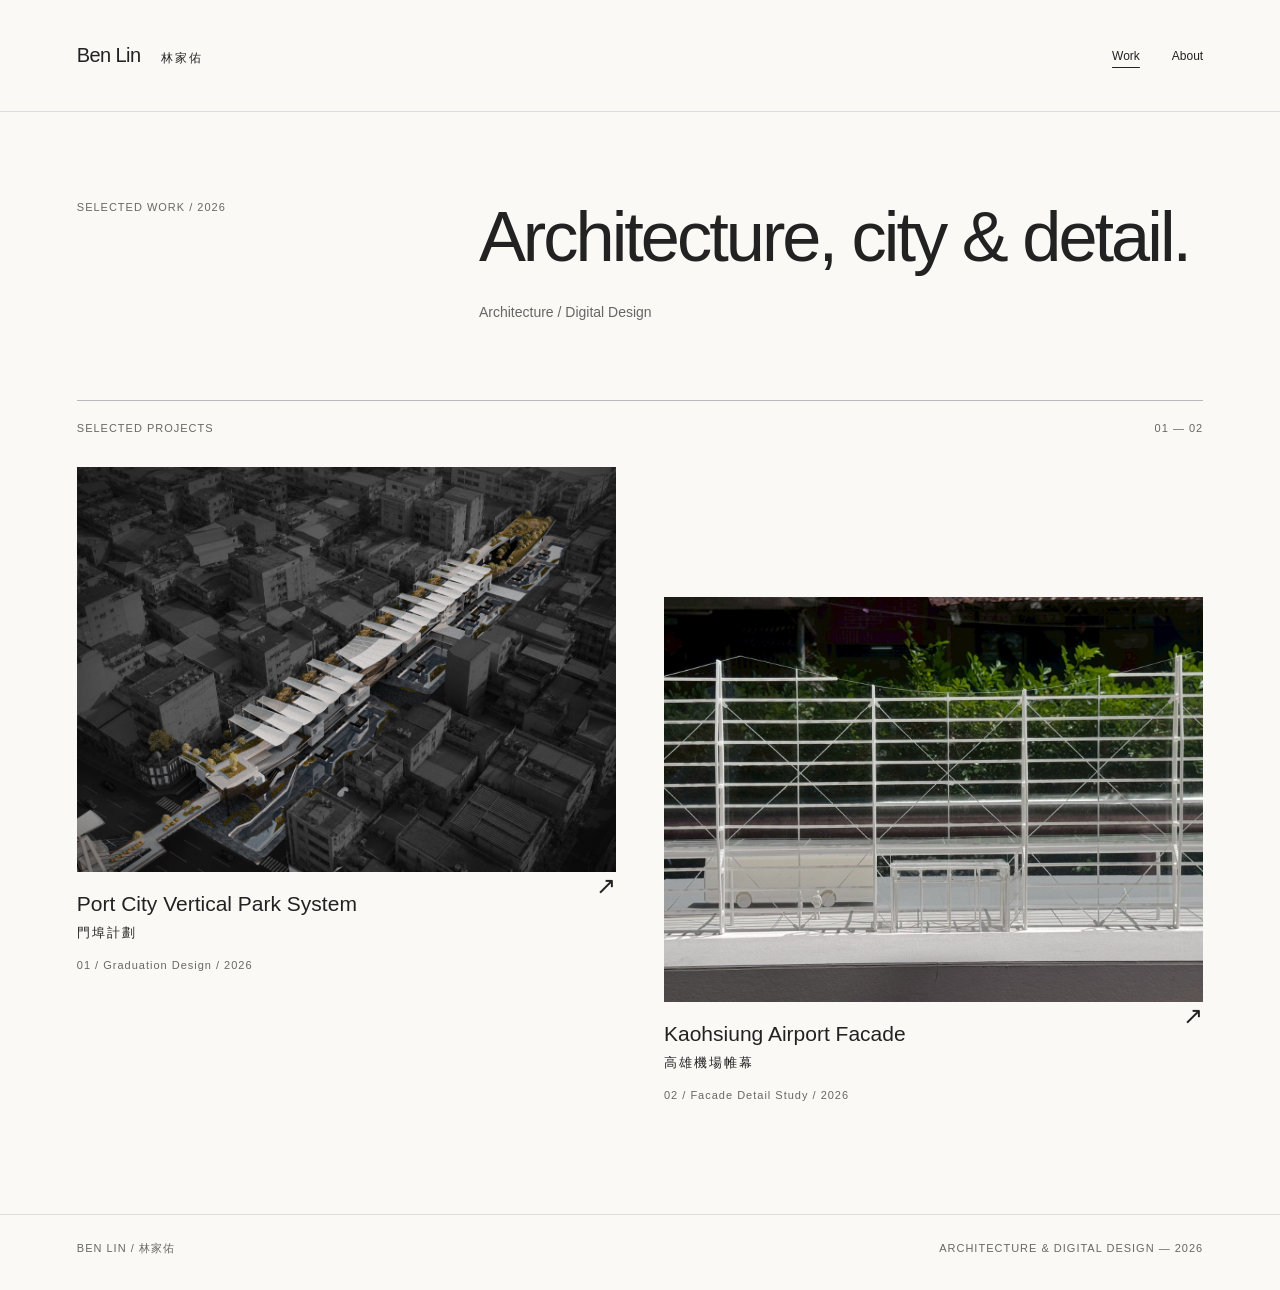
<file: index.html>
<!doctype html>
<html lang="en"><head><meta charset="utf-8"><meta name="viewport" content="width=device-width, initial-scale=1"><meta name="description" content="Ben Lin 林家佑 — Architecture and digital design. Selected projects, 2026."><title>Selected Work — Ben Lin</title><link rel="stylesheet" href="styles.css"><script type="module" src="app.js"></script></head><body data-page="home"><header><a class="brand" href="index.html">Ben Lin <span lang="zh-Hant">林家佑</span></a><nav aria-label="Main navigation"><a href="index.html" aria-current="page">Work</a><a href="about.html">About</a></nav></header><main><noscript>Please enable JavaScript to view this portfolio.</noscript></main><footer><span>BEN LIN / 林家佑</span><span>ARCHITECTURE &amp; DIGITAL DESIGN — 2026</span></footer></body></html>
</file>
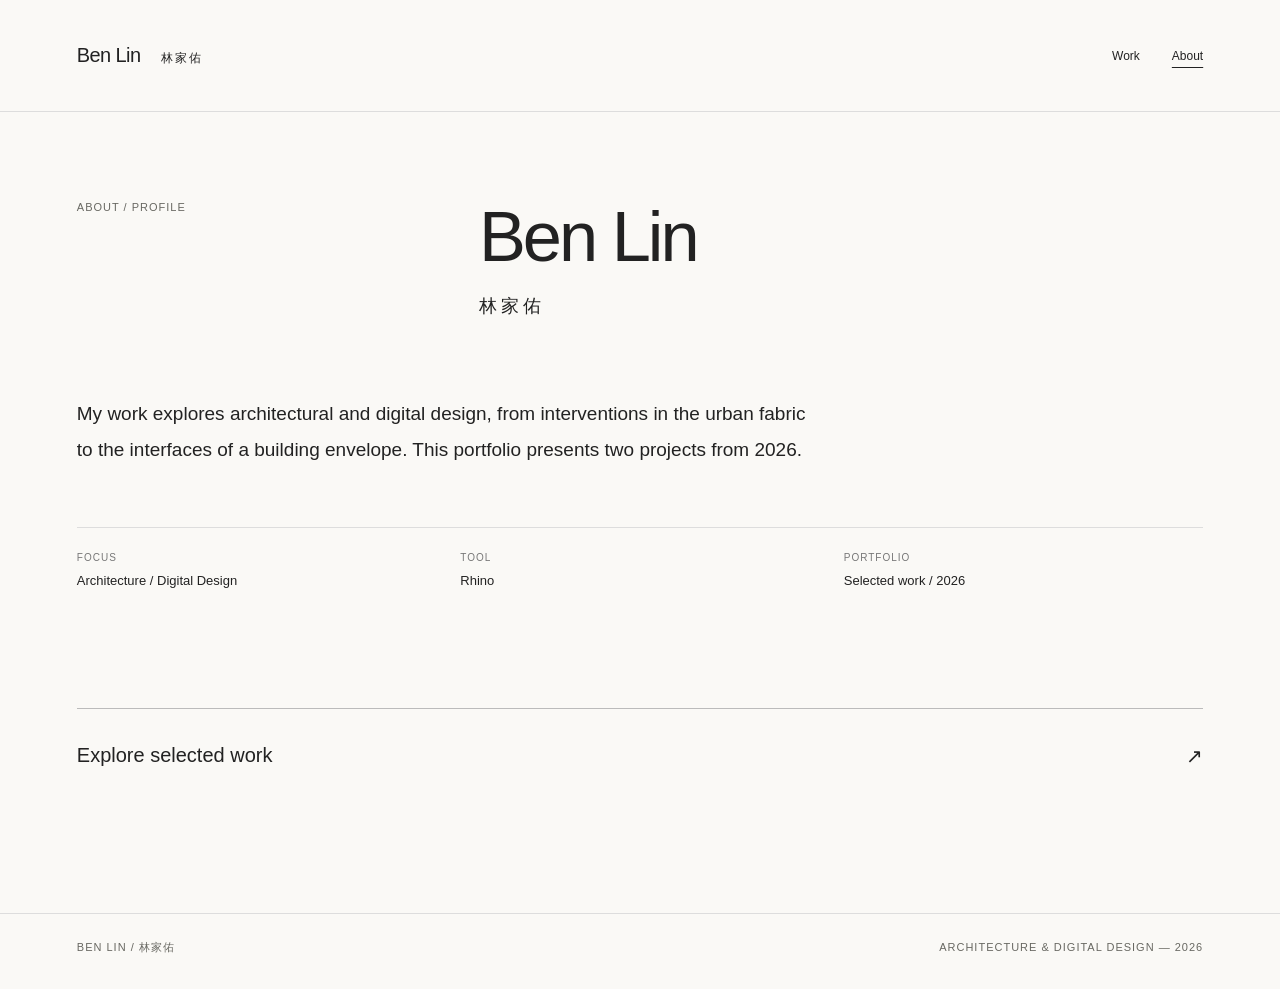
<file: about.html>
<!doctype html>
<html lang="en"><head><meta charset="utf-8"><meta name="viewport" content="width=device-width, initial-scale=1"><meta name="description" content="Ben Lin 林家佑 — Architecture and digital design. Selected projects, 2026."><title>About — Ben Lin</title><link rel="stylesheet" href="styles.css"><script type="module" src="app.js"></script></head><body data-page="about"><header><a class="brand" href="index.html">Ben Lin <span lang="zh-Hant">林家佑</span></a><nav aria-label="Main navigation"><a href="index.html">Work</a><a href="about.html" aria-current="page">About</a></nav></header><main><noscript>Please enable JavaScript to view this portfolio.</noscript></main><footer><span>BEN LIN / 林家佑</span><span>ARCHITECTURE &amp; DIGITAL DESIGN — 2026</span></footer></body></html>
</file>
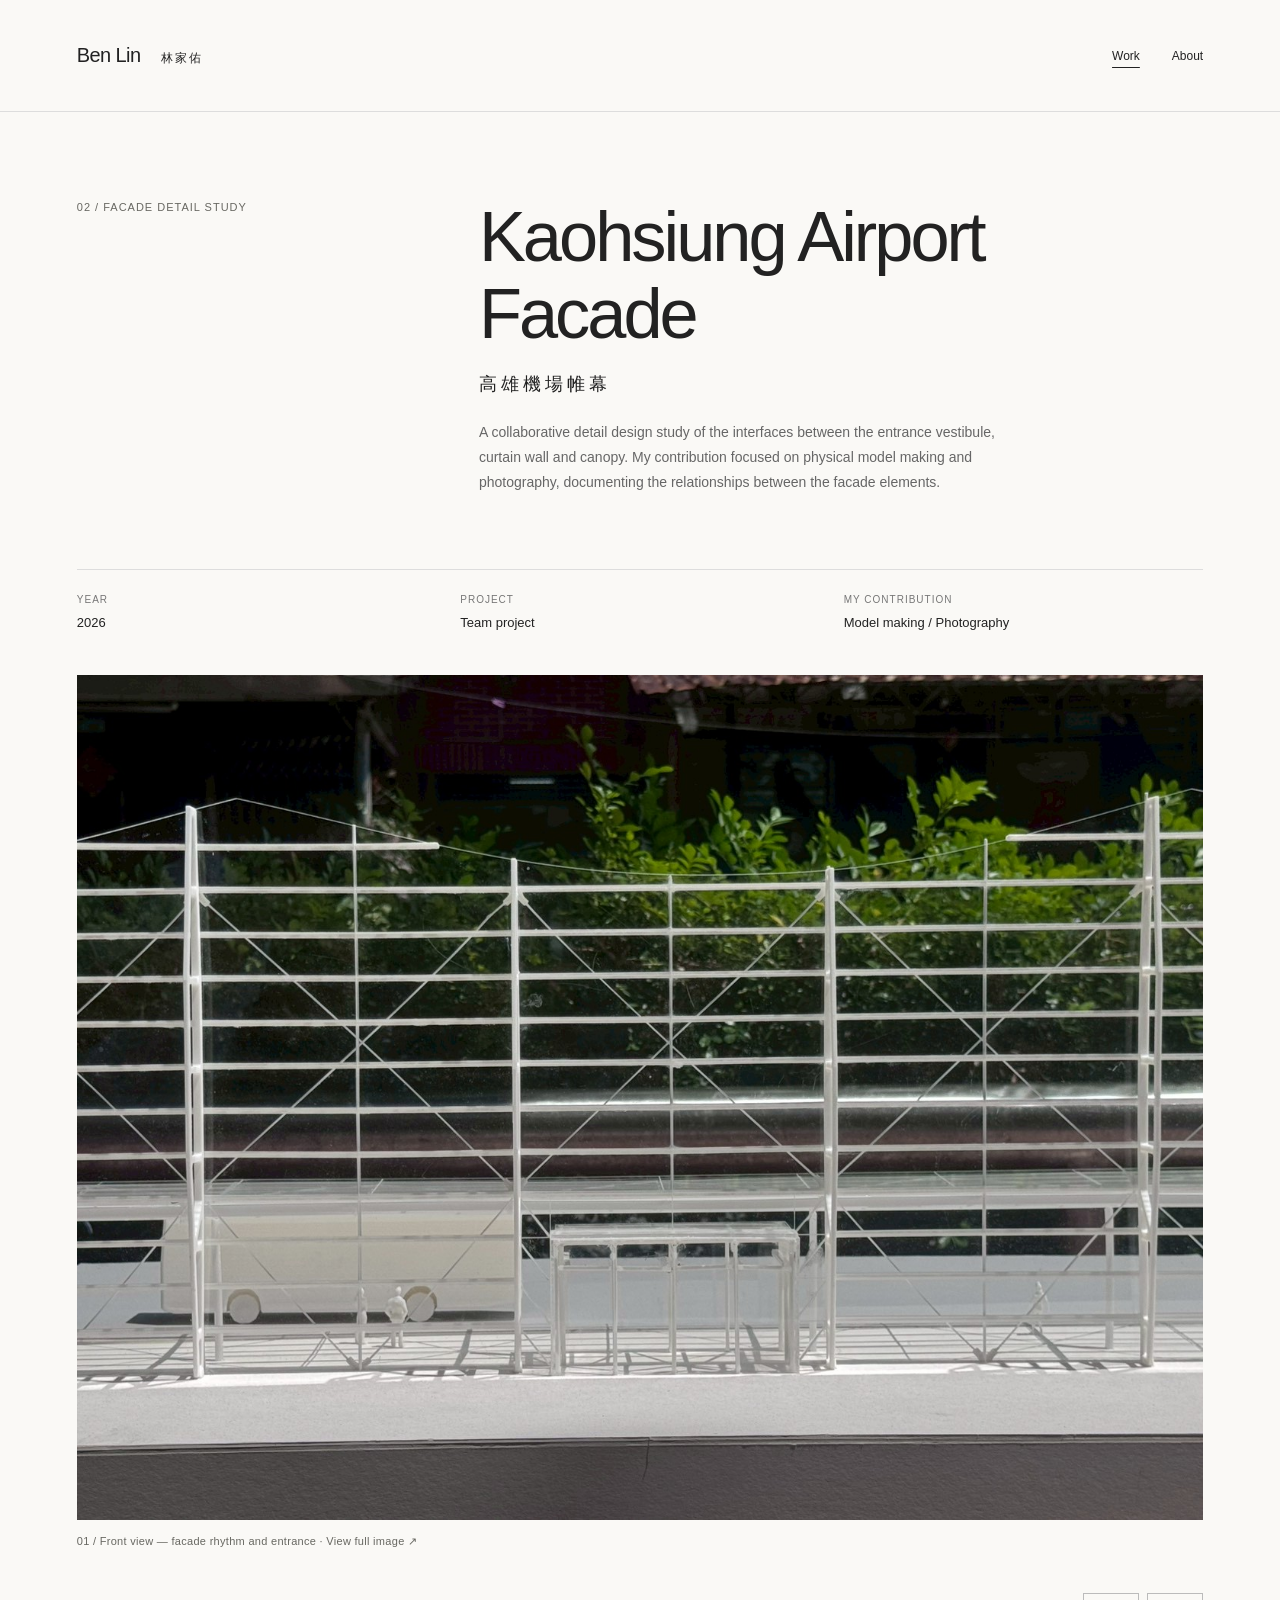
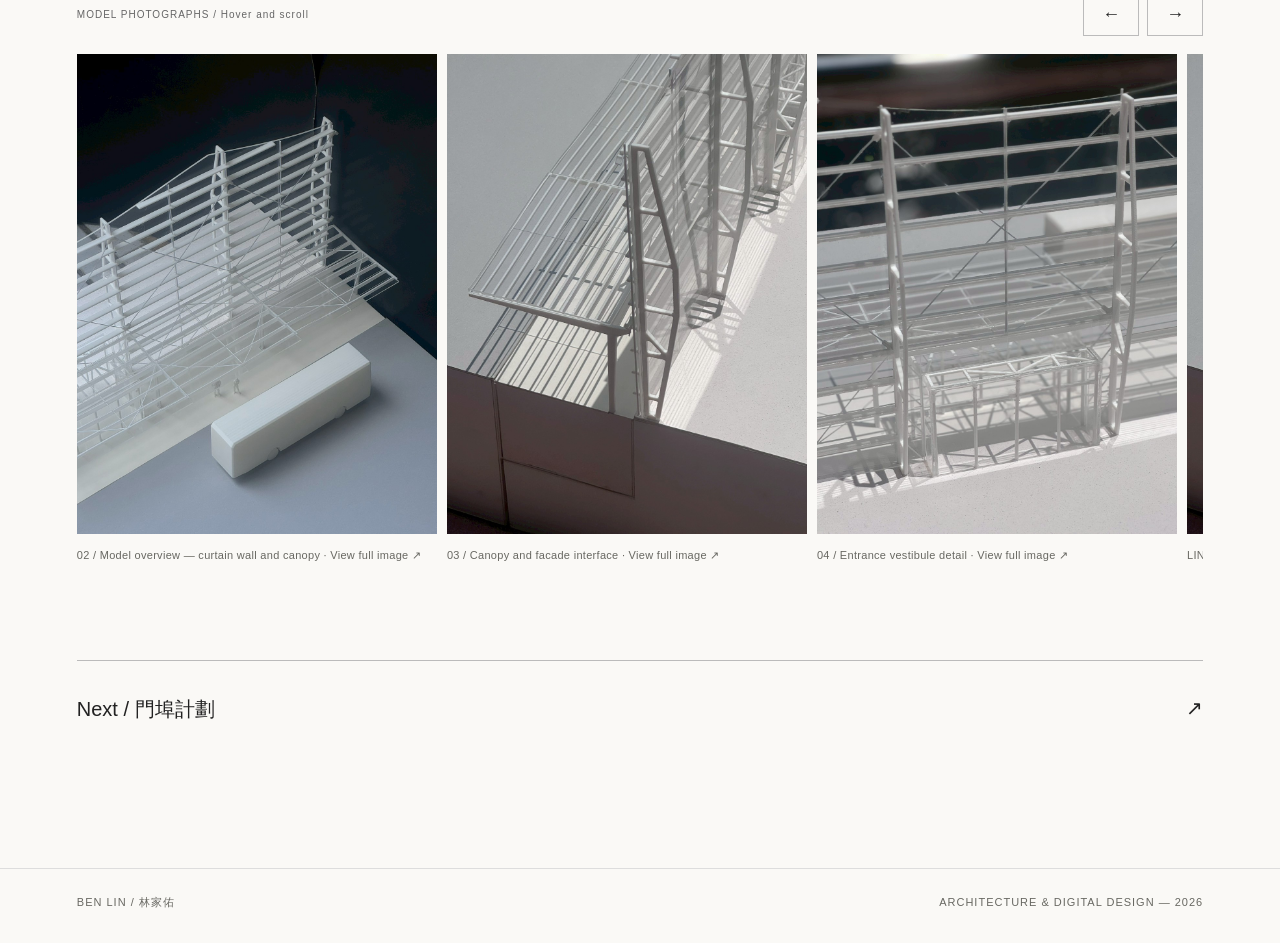
<file: airport.html>
<!doctype html>
<html lang="en"><head><meta charset="utf-8"><meta name="viewport" content="width=device-width, initial-scale=1"><meta name="description" content="Ben Lin 林家佑 — Architecture and digital design. Selected projects, 2026."><title>高雄機場帷幕 — Ben Lin</title><link rel="stylesheet" href="styles.css"><script type="module" src="app.js"></script></head><body data-page="airport"><header><a class="brand" href="index.html">Ben Lin <span lang="zh-Hant">林家佑</span></a><nav aria-label="Main navigation"><a href="index.html" aria-current="page">Work</a><a href="about.html">About</a></nav></header><main><noscript>Please enable JavaScript to view this portfolio.</noscript></main><footer><span>BEN LIN / 林家佑</span><span>ARCHITECTURE &amp; DIGITAL DESIGN — 2026</span></footer></body></html>
</file>
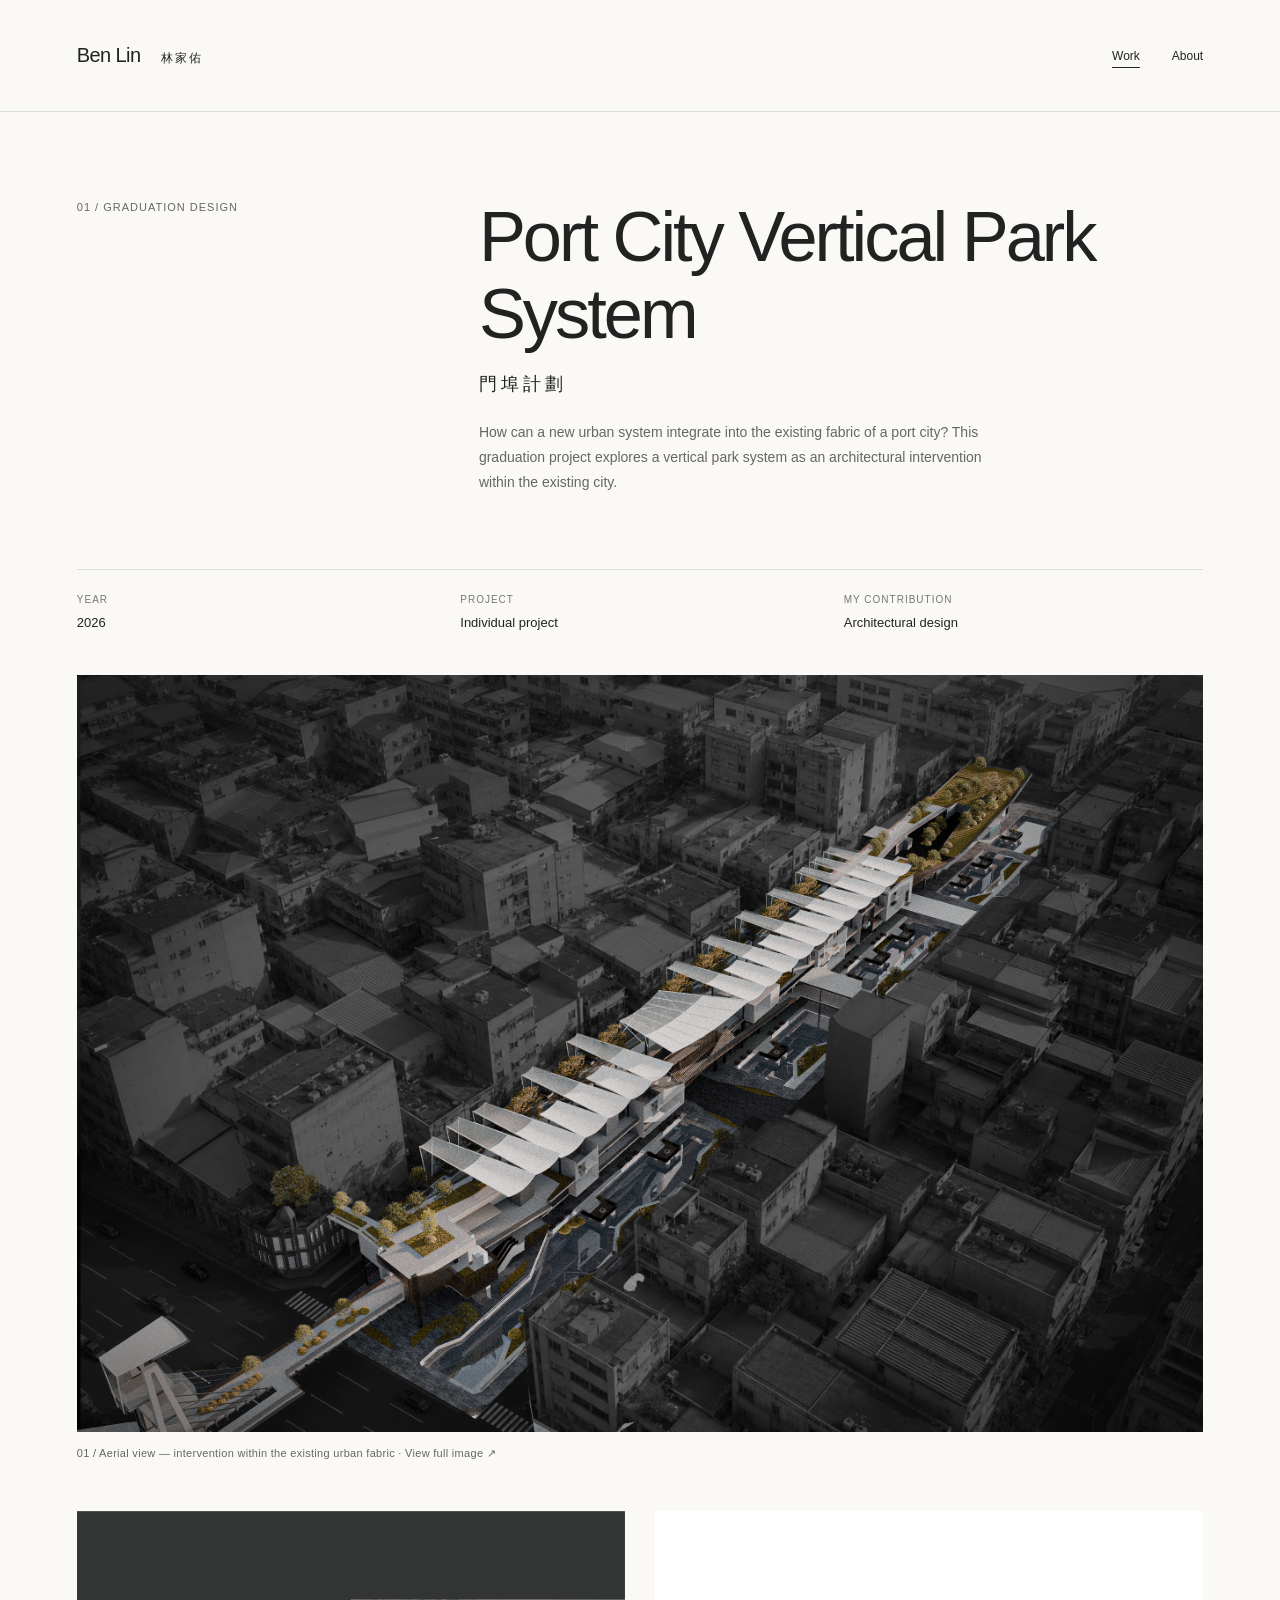
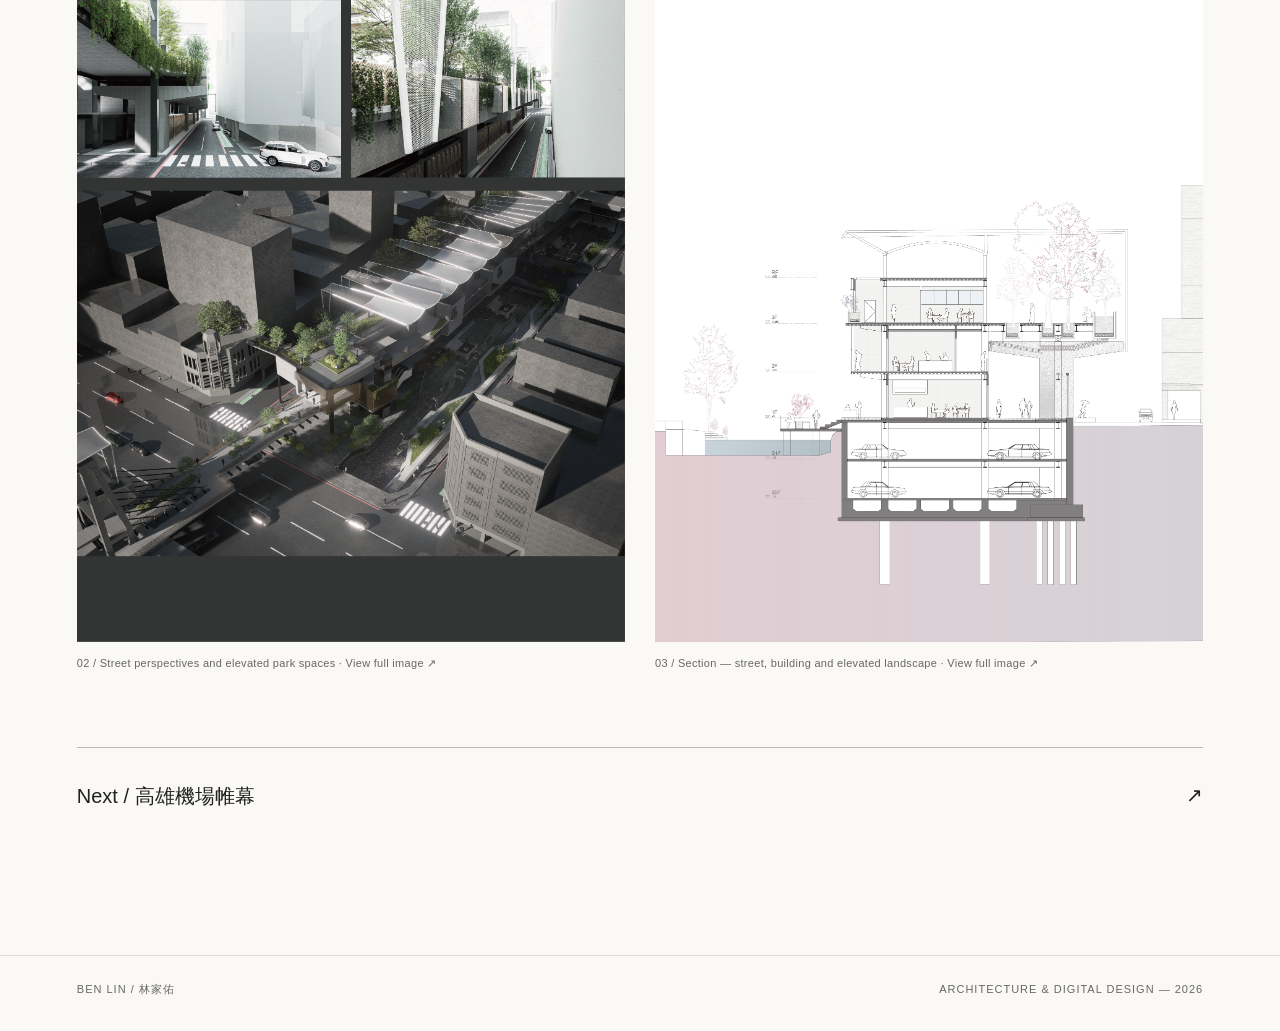
<file: port.html>
<!doctype html>
<html lang="en"><head><meta charset="utf-8"><meta name="viewport" content="width=device-width, initial-scale=1"><meta name="description" content="Ben Lin 林家佑 — Architecture and digital design. Selected projects, 2026."><title>門埠計劃 — Ben Lin</title><link rel="stylesheet" href="styles.css"><script type="module" src="app.js"></script></head><body data-page="port"><header><a class="brand" href="index.html">Ben Lin <span lang="zh-Hant">林家佑</span></a><nav aria-label="Main navigation"><a href="index.html" aria-current="page">Work</a><a href="about.html">About</a></nav></header><main><noscript>Please enable JavaScript to view this portfolio.</noscript></main><footer><span>BEN LIN / 林家佑</span><span>ARCHITECTURE &amp; DIGITAL DESIGN — 2026</span></footer></body></html>
</file>
<file: styles.css>
*{box-sizing:border-box}html{scroll-behavior:smooth}body{margin:0;background:#faf9f6;color:#222;font-family:Arial,"Noto Sans TC",sans-serif;font-weight:400}a{color:inherit;text-decoration:none}a:focus-visible,button:focus-visible{outline:2px solid #555;outline-offset:6px}header,main,footer{max-width:1600px;margin:auto;padding-left:6vw;padding-right:6vw}header{height:112px;display:flex;align-items:center;justify-content:space-between;border-bottom:1px solid #ddd}.brand{font-size:20px;letter-spacing:-.6px}.brand span{font-size:12px;margin-left:16px;letter-spacing:2px}nav{display:flex;gap:32px;font-size:12px}nav a[aria-current]{text-decoration:underline;text-underline-offset:7px}.intro{padding:86px 0 60px;display:grid;grid-template-columns:1fr 2fr;gap:40px}.eyebrow,.meta,figcaption,footer{font-size:11px;line-height:1.7;letter-spacing:1px;color:#686862}.eyebrow{text-transform:uppercase}h1{font-size:clamp(38px,5.5vw,86px);line-height:1.1;font-weight:400;letter-spacing:-3px;margin:0}h1 small{display:block;font-size:18px;letter-spacing:4px;margin-top:22px}.intro p{max-width:520px;line-height:1.8;color:#666;font-size:14px;margin-top:25px}.section-label{border-top:1px solid #bbb;padding:18px 0 30px;display:flex;justify-content:space-between}.projects{display:grid;grid-template-columns:1fr 1fr;gap:48px}.project img{display:block;width:100%;aspect-ratio:4/3;object-fit:cover;transition:opacity .25s}.project:hover img{opacity:.85}.project:nth-child(2){margin-top:130px}.project h2{font-size:21px;font-weight:400;margin:20px 0 8px}.project .zh{font-size:13px;letter-spacing:2px;margin-bottom:14px}.project-top{display:flex;justify-content:space-between;gap:12px}.arrow{font-size:24px}footer{margin-top:110px;padding-top:24px;padding-bottom:32px;border-top:1px solid #ddd;display:flex;justify-content:space-between}.detail-intro{padding-bottom:65px}.facts{display:grid;grid-template-columns:repeat(3,1fr);gap:24px;font-size:13px;border-top:1px solid #ddd;padding:24px 0 45px}.facts span{display:block;font-size:10px;letter-spacing:1px;text-transform:uppercase;color:#777;margin-bottom:10px}.gallery{display:grid;grid-template-columns:1fr 1fr;gap:48px 30px}figure{margin:0}figure:first-child{grid-column:1/-1}figure img{width:100%;height:auto;display:block}figcaption{padding-top:12px;letter-spacing:.3px}.gallery a{display:block}.next{display:flex;justify-content:space-between;padding:35px 0;border-top:1px solid #bbb;margin-top:75px;font-size:20px}.about{max-width:740px;font-size:19px;line-height:1.9;padding-bottom:40px}.error{padding:80px 0;line-height:1.8}@media(max-width:700px){header{height:85px}.brand span{display:block;margin:7px 0 0;font-size:10px}nav{gap:22px}.intro{grid-template-columns:1fr;gap:24px;padding-top:55px}h1{letter-spacing:-1.5px}.projects,.gallery{grid-template-columns:1fr;gap:40px}.project:nth-child(2){margin-top:0}.facts{grid-template-columns:1fr;gap:22px}.gallery figure:first-child{grid-column:auto}footer{margin-top:65px;gap:20px;font-size:9px}.next{font-size:16px}.project h2{font-size:20px}}@media(prefers-reduced-motion:reduce){html{scroll-behavior:auto}*{transition:none!important}}

.airport-gallery{display:block}.airport-gallery>figure{width:100%;margin-bottom:42px}.photo-strip{display:flex;gap:24px;overflow-x:auto;scroll-snap-type:x proximity;padding-bottom:20px;overscroll-behavior-x:contain}.photo-strip figure{flex:0 0 auto;width:min(65vw,440px);scroll-snap-align:start}.photo-strip figure img{height:480px;width:100%;object-fit:contain;object-position:left center}.gallery-controls{display:flex;align-items:center;justify-content:space-between;margin-bottom:18px;font-size:10px;letter-spacing:1px;color:#666}.gallery-controls button{background:transparent;border:1px solid #bbb;padding:10px 18px;cursor:pointer;color:#222;margin-left:8px;font-size:18px}.gallery-controls button:hover{background:#e9e8e3}@media(max-width:700px){.photo-strip figure{width:78vw}.photo-strip figure img{height:390px}.gallery-controls{letter-spacing:0;font-size:9px}}
/* Keep actual image edges close, including portrait photographs. */
.photo-strip{gap:10px;scroll-snap-type:none}
.photo-strip figure{width:max-content;max-width:none;flex:0 0 auto}
.photo-strip figure img{width:auto;max-width:none;height:480px;object-fit:contain}
.photo-strip figcaption{max-width:350px}
@media(max-width:700px){.photo-strip{gap:8px}.photo-strip figure{width:max-content}.photo-strip figure img{height:390px;width:auto}}
</file>
